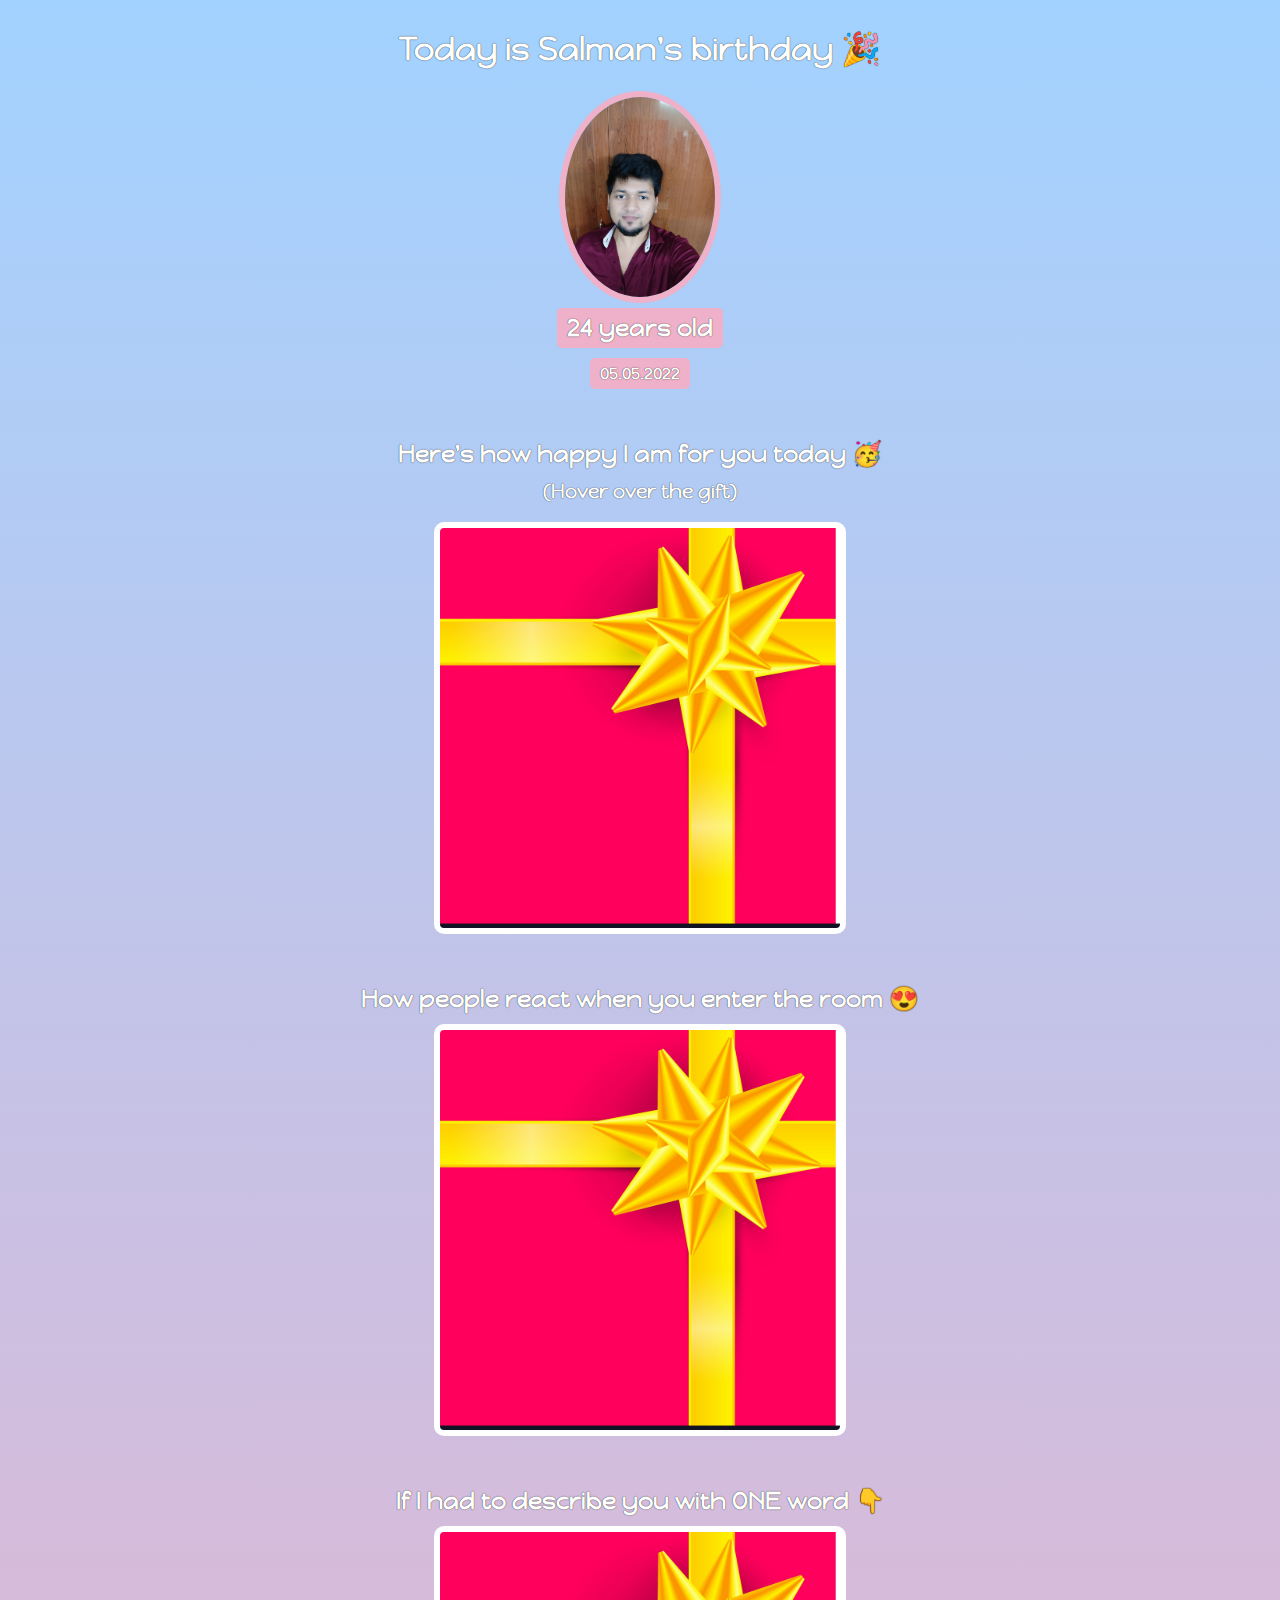
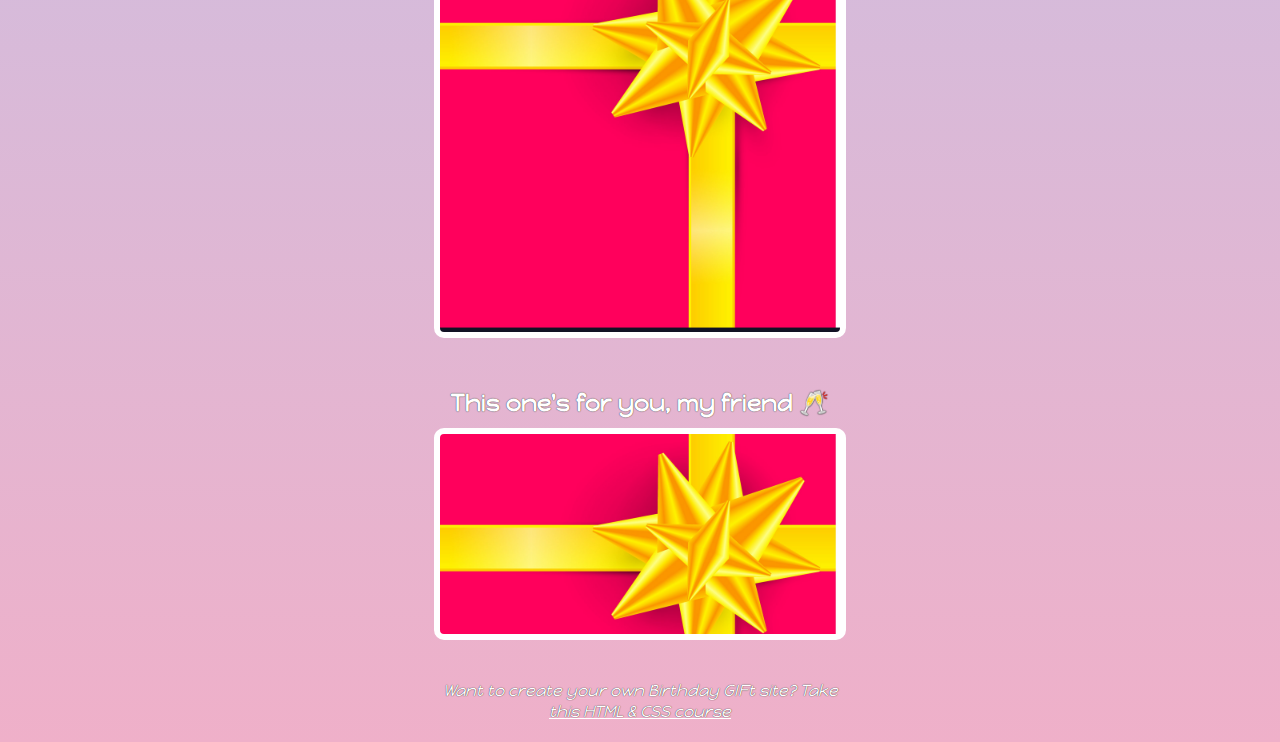
<file: birthday-gift-site/index.html>
<!DOCTYPE html>
<html>
    <head>
        <link rel="preconnect" href="https://fonts.googleapis.com">
        <link rel="preconnect" href="https://fonts.gstatic.com" crossorigin>
        <link href="https://fonts.googleapis.com/css2?family=Happy+Monkey&family=Orbitron:wght@400;800&display=swap" rel="stylesheet">
        <link rel="stylesheet" href="styles.css">
    </head>
    <body>
        <div id="header">
            <h1>Today is Salman's birthday 🎉</h1>
            <img id="main-avatar" src="images/salman.jpg" alt="Avatar">
            <h2 id="bday-age">24 years old</h2>
            <h4 id="bday-date">05.05.2022</h4>
        </div>

        <div class="gift-section">
            <h2 class="gift-title">Here's how happy I am for you today 🥳</h2>
            <h3 class="gift-hint">(Hover over the gift)</h3>
            <div class="gift-img" id="gift-img-happy"></div>
        </div>
        <div class="gift-section">
            <h2 class="gift-title">How people react when you enter the room 😍</h2>
            <div class="gift-img" id="gift-img-hot"></div>
        </div>
        <div class="gift-section">
            <h2 class="gift-title">If I had to describe you with ONE word 👇</h2>
            <div class="gift-img" id="gift-img-genius"></div>
        </div>
        <div class="gift-section">
            <h2 class="gift-title">This one's for you, my friend 🥂</h2>
            <div class="gift-img" id="gift-img-cheers"></div>
        </div>

        <div id="footer">
            <p>Want to create your own Birthday GIFt site? Take 
                <a href="https://scrimba.com/learn/htmlandcss" target="_blank">this HTML & CSS course</a></p>
        </div>
    </body>
</html>
</file>
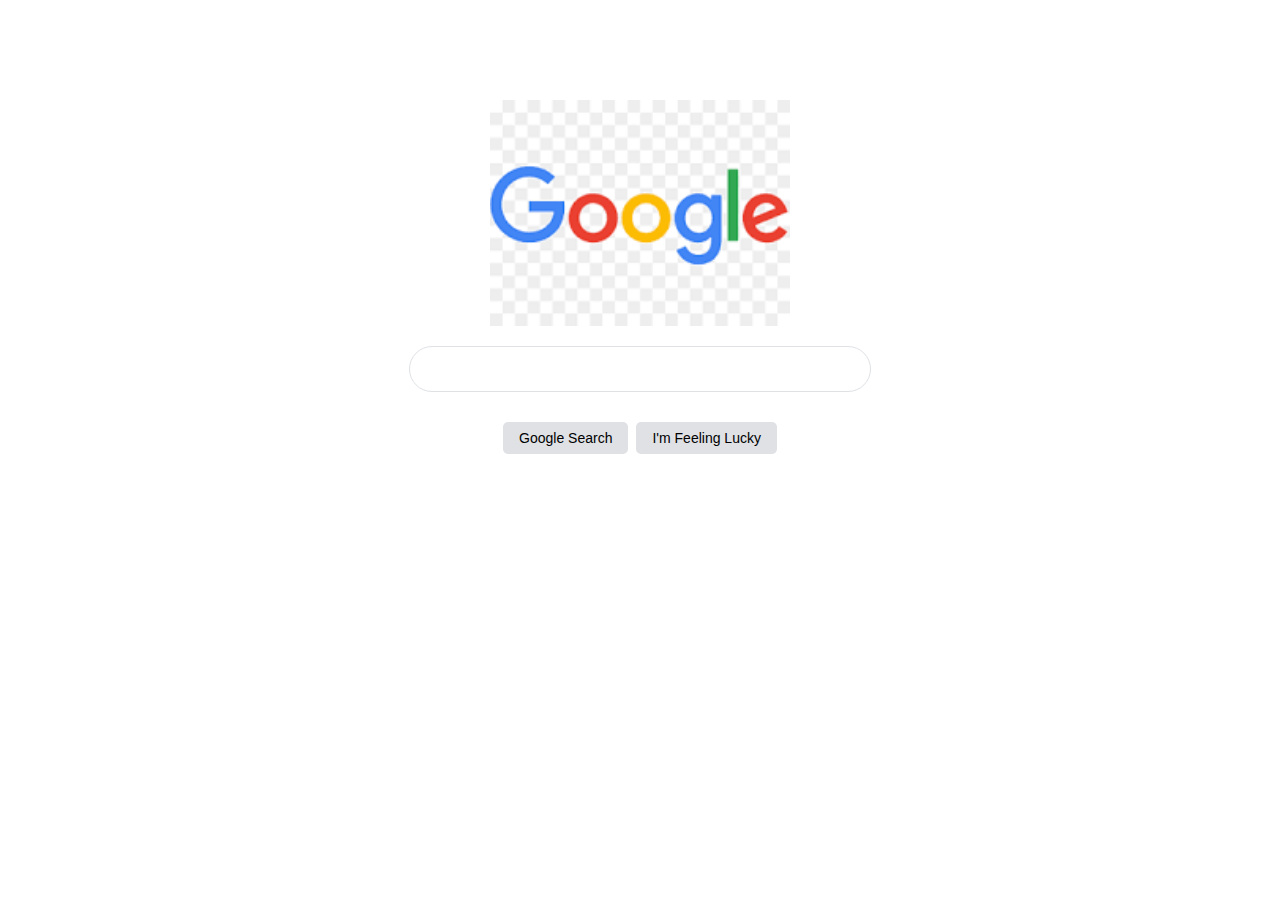
<file: clone-google-home-page/index.html>
<!DOCTYPE html>
<html>
    <head>
        <link rel="stylesheet" href="styles.css">
    </head>
    <body>
        <div class="main">
            <img class="logo-img" src="google.png">
            <input class="search-input" type="text">
            <div class="btn-wrapper">
                <button class="btn">Google Search</button>
                <button class="btn">I'm Feeling Lucky</button>
            </div>
        </div>
    </body>
</html>
</file>
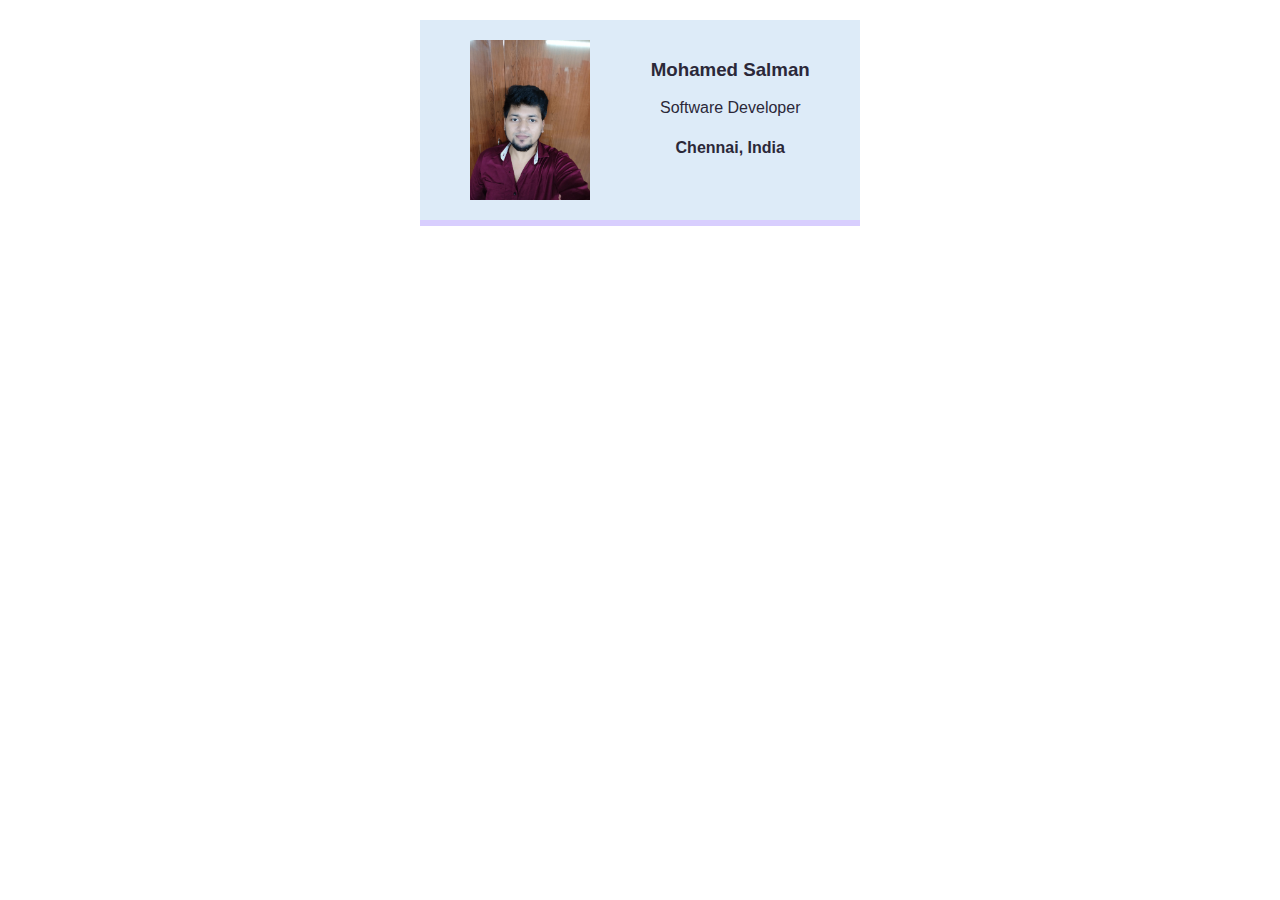
<file: digital-business-card/index.html>
<!DOCTYPE html>
<html>
    <head>
        <link rel="stylesheet" href="styles.css" />
    </head>
    <body>
        <div class="card">
            <img class="avatar" src="images/salman.jpg" alt="Mohamed Salman" />
            <div>
                <h3>Mohamed Salman</h3>
                <p>Software Developer</p>
                <h4>Chennai, India</h4>
            </div>
        </div>
    </body>
</html>
</file>
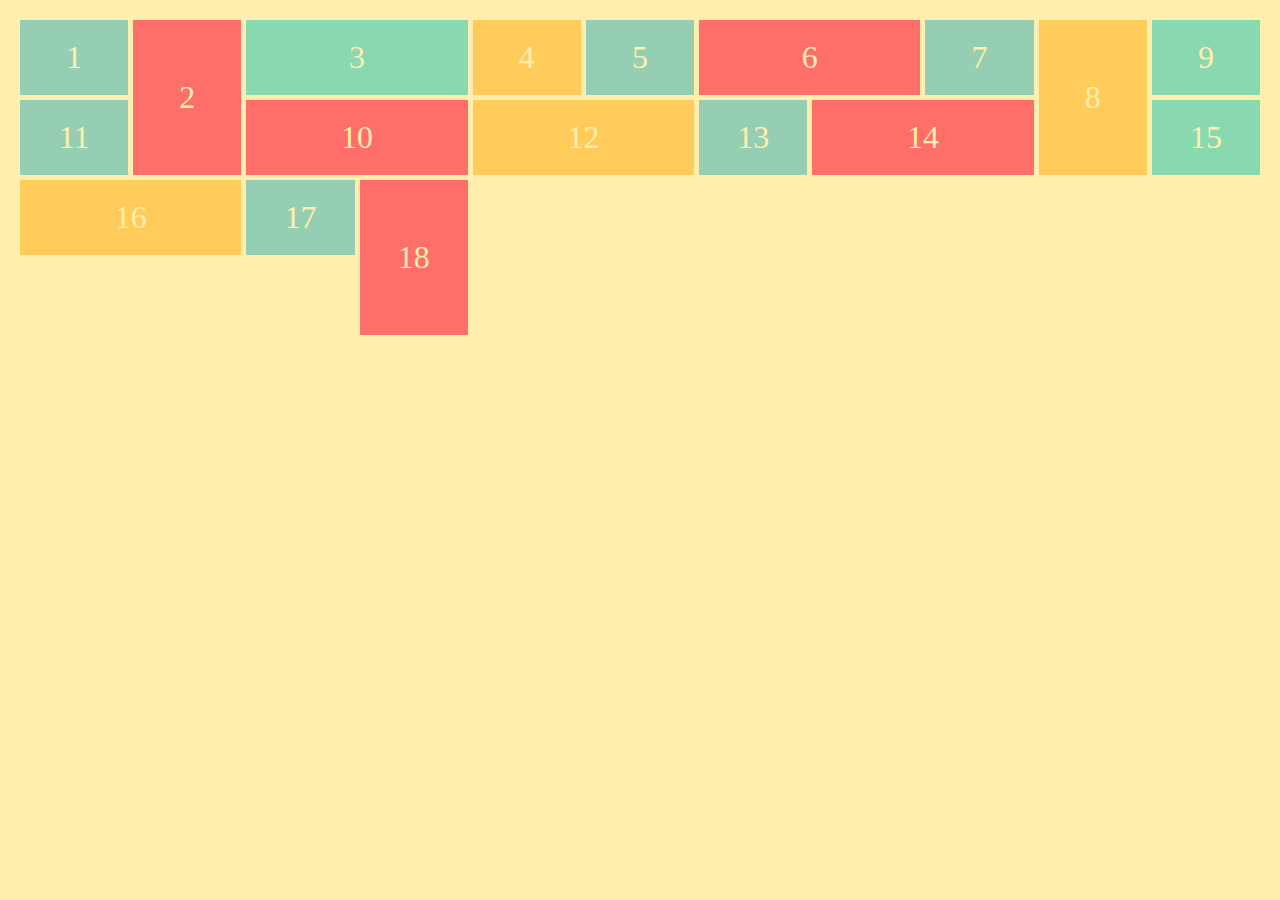
<file: Grid/index.html>
<html>
    <head>
        <link rel="stylesheet" href="index.css">
        <link rel="stylesheet" href="basic.css">
    </head>
    <body>
       <div class="container">
        <div>1</div>
        <div class="vertical">2</div>
        <div class="horizontal">3</div>
        <div>4</div>
        <div>5</div>
        <div class="big">6</div>
        <div>7</div>
        <div class="vertical">8</div>
        <div>9</div>
        <div class="horizontal">10</div>
        <div>11</div>
        <div class="big">12</div>
        <div>13</div>
        <div class="horizontal">14</div>
        <div>15</div>
        <div class="big">16</div>
        <div>17</div>
        <div class="vertical">18</div>
       </div>
    </body>
</html>
</file>
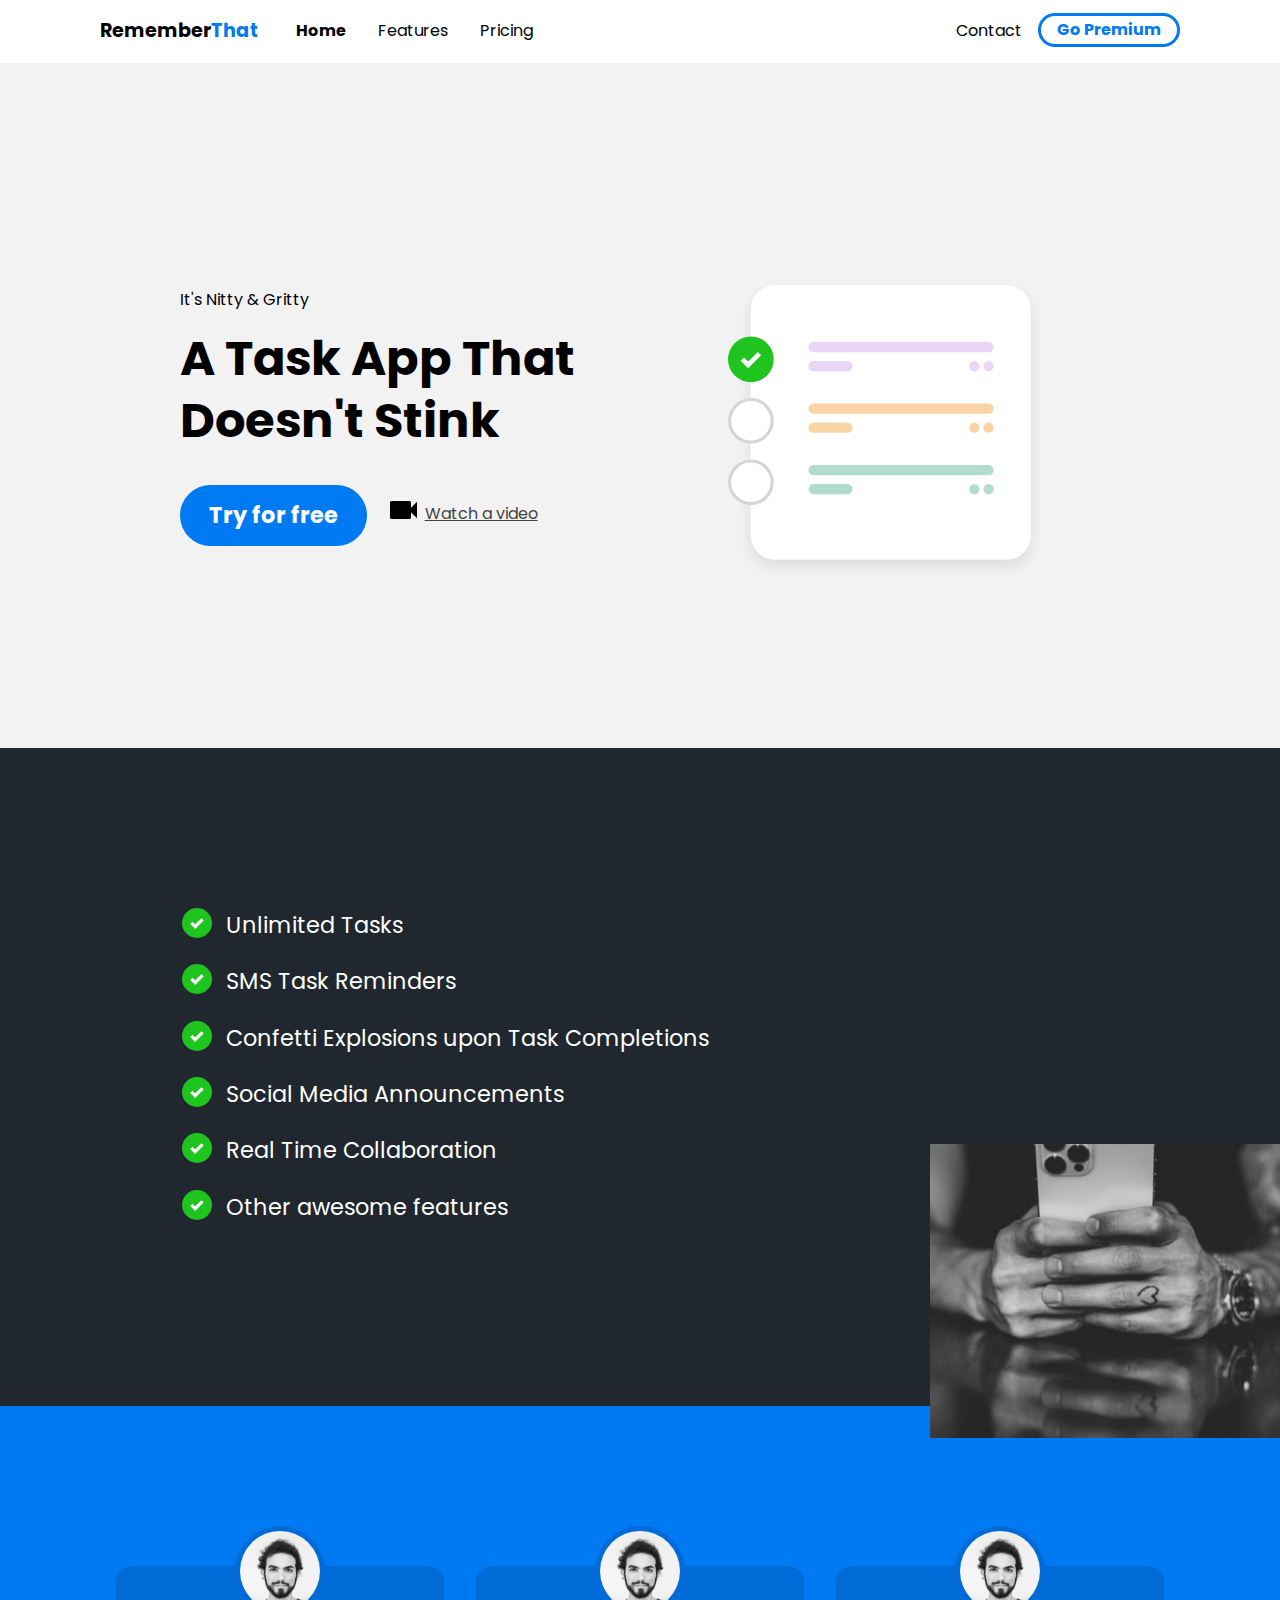
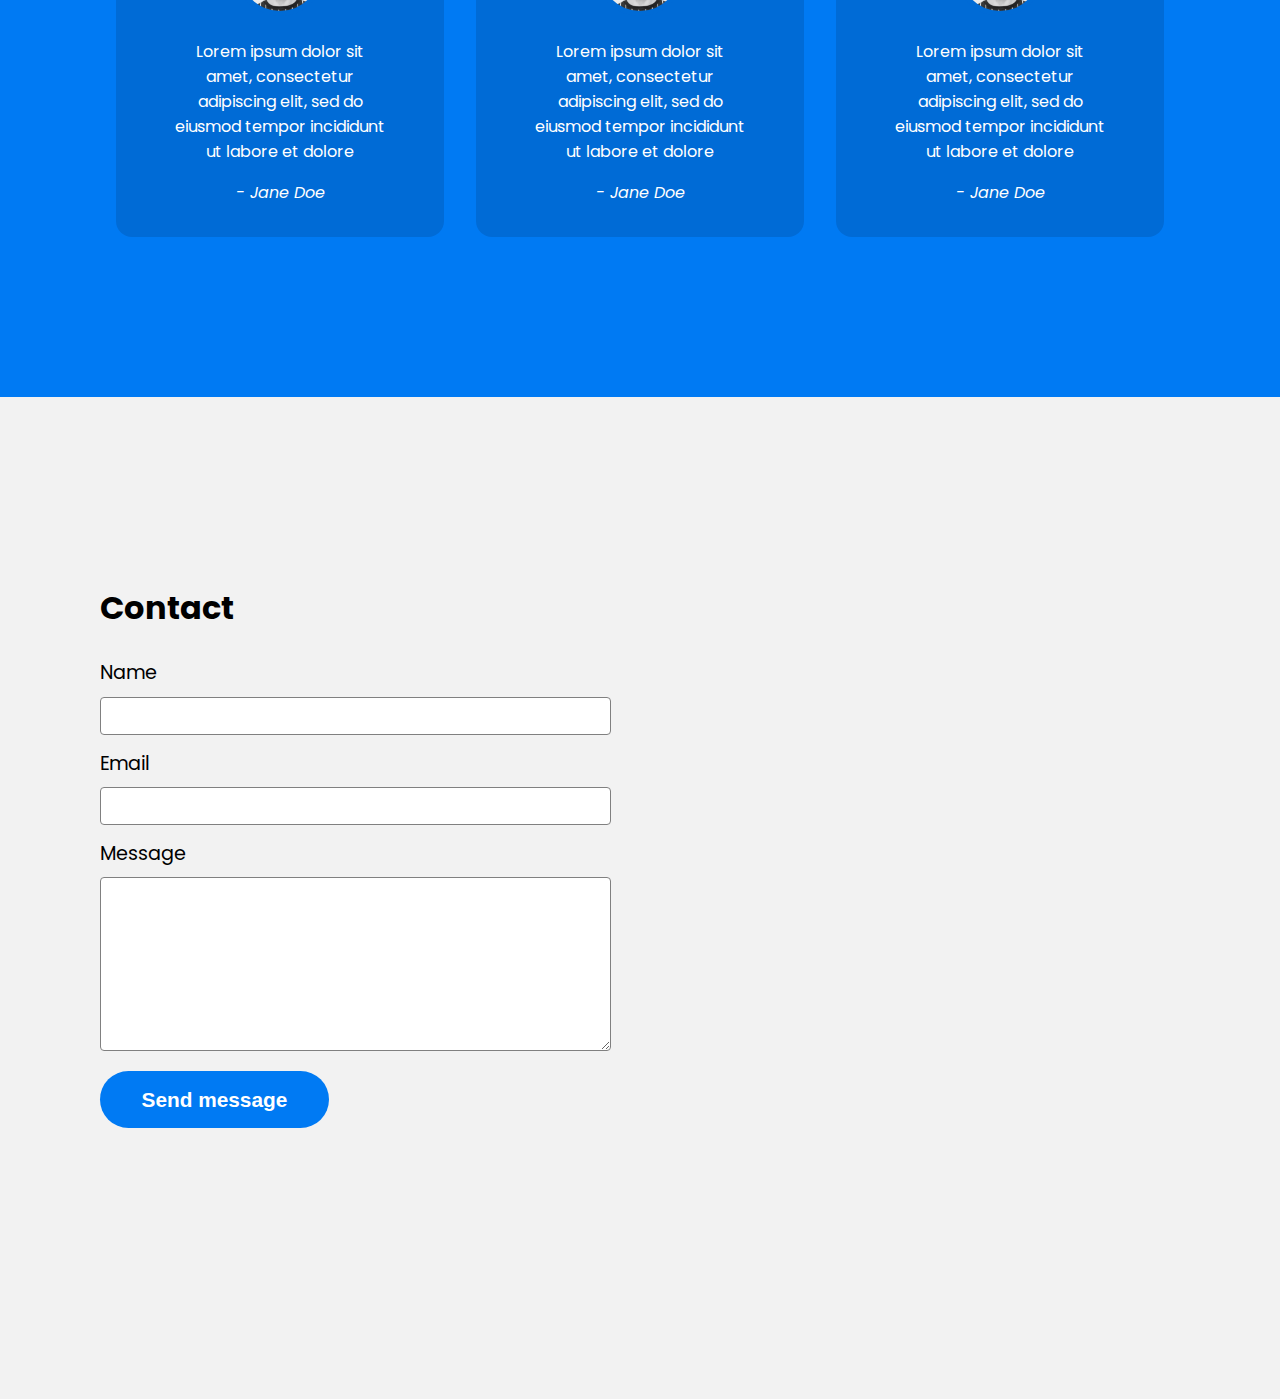
<file: sample-website-01/index.html>
<!DOCTYPE html>
<html lang="en">
<head>
    <meta charset="UTF-8">
    <meta http-equiv="X-UA-Compatible" content="IE=edge">
    <meta name="viewport" content="width=device-width, initial-scale=1.0">
    <title>Document</title>
    <link rel="stylesheet" href="css/main.css">
</head>
<body>
    <!-- Navbar -->
    <div class="navbar">
        <div class="container">
            <a class="logo" href="#">Remember<span>That</span></a>

            <img id="mobile-cta" class="mobile-menu" src="images/menu.svg" alt="Open Navigation">

            <nav>
                <img id="mobile-exit" class="mobile-menu-exit" src="images/exit.svg" alt="Exit Navigation">
                
                <ul class="primary-nav">
                    <li class="current"><a href="#">Home</a></li>
                    <li><a href="#">Features</a></li>
                    <li><a href="#">Pricing</a></li>
                </ul>

                <ul class="secondary-nav">
                    <li><a href="#">Contact</a></li>
                    <li class="go-premium-cta"><a href="#">Go Premium</a></li>
                </ul>
            </nav>
        </div>
    </div>

    <!-- Hero / banner section -->
    <section class="hero">
        <div class="container">
            <div class="left-col">
                <p class="sub-head">It's Nitty &amp; Gritty</p>
                <h1>A Task App That Doesn't Stink</h1>
                <div class="hero-cta">
                    <a href="#" class="primary-cta">Try for free</a>
                    <a href="#" class="watch-video-cta">
                        <img src="images/watch.svg" alt="Watch a video">Watch a video
                    </a>
                </div>
            </div>

            <img src="images/illustration.svg" alt="illustration" class="hero-img">
        </div>
    </section>

    <!-- Feature section -->
    <section class="features-section">
        <div class="container">
            <ul class="features-list">
                <li>Unlimited Tasks</li>
                <li>SMS Task Reminders</li>
                <li>Confetti Explosions upon Task Completions</li>
                <li>Social Media Announcements</li>
                <li>Real Time Collaboration</li>
                <li>Other awesome features</li>
            </ul>

            <img src="images/holding-phone.jpg" alt="Man holding phone">
        </div>
    </section>

    <!-- Testimonials section -->
    <section class="testimonials-section">
        <div class="container">
            <ul>
                <li>
                    <img src="images/person.jpg" alt="Person">
                    <blockquote>Lorem ipsum dolor sit amet, consectetur adipiscing elit, sed do eiusmod tempor incididunt ut labore et dolore</blockquote>
                    <cite>- Jane Doe</cite>
                </li>
                <li>
                    <img src="images/person.jpg" alt="Person">
                    <blockquote>Lorem ipsum dolor sit amet, consectetur adipiscing elit, sed do eiusmod tempor incididunt ut labore et dolore</blockquote>
                    <cite>- Jane Doe</cite>
                </li>
                <li>
                    <img src="images/person.jpg" alt="Person">
                    <blockquote>Lorem ipsum dolor sit amet, consectetur adipiscing elit, sed do eiusmod tempor incididunt ut labore et dolore</blockquote>
                    <cite>- Jane Doe</cite>
                </li>
            </ul>
        </div>
    </section>

    <!-- Contact section -->
    <section class="contact-section">
        <div class="container">
            <div class="contact-left">
                <h2>Contact</h2>
                <form action="">
                    <label for="name">Name</label>
                    <input type="text" id="name" name="name">

                    <label for="email">Email</label>
                    <input type="email" id="email" name="email">

                    <label for="message">Message</label>
                    <textarea name="message" id="message" cols="30" rows="10"></textarea>

                    <input type="submit" class="send-message-cta" value="Send message">
                </form>
            </div>

            <div class="contact-right">
                <iframe src="https://www.google.com/maps/embed?pb=!1m18!1m12!1m3!1d52860.74503377479!2d-118.4495649536468!3d34.10035165541341!2m3!1f0!2f0!3f0!3m2!1i1024!2i768!4f13.1!3m3!1m2!1s0x80c2bc35fbd217ef%3A0xcf1ef9352700d95c!2sBeverly%20Hills%2C%20CA%2090210%2C%20USA!5e0!3m2!1sen!2sin!4v1674402571513!5m2!1sen!2sin" width="600" height="450" style="border:0;" allowfullscreen="" loading="lazy" referrerpolicy="no-referrer-when-downgrade"></iframe>
            </div>
        </div>
    </section>

    <script>
        const mobileBtn = document.getElementById('mobile-cta')
            nav = document.querySelector('nav')
            mobileBtnExit = document.getElementById('mobile-exit');

        mobileBtn.addEventListener('click', () => {
            nav.classList.add('menu-btn')
        })

        mobileBtnExit.addEventListener('click', () => {
            nav.classList.remove('menu-btn')
        })


    </script>

</body>
</html>
</file>
<file: birthday-gift-site/styles.css>
body {
    font-family: 'Happy Monkey', cursive;
    text-align: center; 
    color: #ffffff;
    background: linear-gradient(#a2d2ff, #EFB0c9);
}

#main-avatar {
    border-radius: 50%;
    width: 150px;
    border: 6px solid #EFB0c9;
}

h1, h2, h3, h4, p {
    text-shadow: 0px 0px 1px black;
}

#bday-age{
    background-color: #EFB0c9;
    padding: 5px 10px;
    border-radius: 5px;
    margin: 5px 0 10px 0;
}

#bday-date{
    margin: 0;
    background-color: #EFB0c9;
    padding: 5px 10px;
    border-radius: 5px;
}

#header {
    display: flex;
    flex-direction: column;
    align-items: center;
}

.gift-section {
    margin-top: 50px;
}

.gift-title {
    margin-bottom: 10px;
}

.gift-hint {
    margin-top: 0;
}

.gift-img {
    width: 400px;
    border: 6px solid white;
    border-radius: 10px;
    height: 400px;
    background-image: url("images/gift-cover.jpg");
    background-size: cover;
    margin: 0 auto;
}

#gift-img-happy:hover {
    background-image: url("images/happy.webp");
}

#gift-img-hot:hover {
    background-image: url("images/hot.webp");
}

#gift-img-genius:hover {
    background-image: url("images/genius.webp");
}

#gift-img-cheers {
    height: 200px
}

#gift-img-cheers:hover {
    background-image: url("images/cheers.webp");
}

#footer {
    font-style: italic;
    width: 400px;
    margin: 40px auto 20px;
}

a {
    color: white;
}
</file>
<file: clone-google-home-page/styles.css>
.main {
    margin-top: 100px;
}

.logo-img {
    display: block;
    width: 300px;
    margin-bottom: 20px;
    margin-left: auto;
    margin-right: auto;
}

.search-input {
    display: block;
    width: 400px;
    margin-left: auto;
    margin-right: auto;
    line-height: 24px;
    border: 1px solid #dfe1e5;
    border-radius: 24px;
    padding: 10px 30px 10px 30px;
}

.btn-wrapper {
    display: flex;
    justify-content: center;
}

.btn {
    margin-top: 30px;
    background-color: #dfe1e5;
    border: none;
    border-radius: 5px;
    padding: 8px 16px 8px 16px;
    font-size: 14px;
    margin-left: 4px;
    margin-right: 4px;
}
</file>
<file: digital-business-card/styles.css>
body {
    margin: 20px;
    font-family: Verdana, Geneva, Tahoma, sans-serif;
}

.card {
    width: 400px;
    margin: 0px auto;
    padding: 20px;
    display: flex;
    justify-content: space-around;
    text-align: center;

    background: #ddebf8;
    color: #2b2839;
    border-bottom: 6px solid #d8cefe;
}

.avatar {
    width: 120px;
}
</file>
<file: Grid/index.css>
.container {
    display: grid;
    grid-gap: 5px;
    grid-template-columns: repeat(auto-fit, minmax(100px, 1fr));
    grid-auto-rows: 75px;
    grid-auto-flow: dense;
}

.horizontal {
    grid-column: auto / span 2;
}

.vertical {
    grid-row: auto / span 2;
}

.big {
    grid-column: auto / span 2;
    grid-column: auto / span 2;
}
</file>
<file: Grid/basic.css>
.container > div {
    display: flex;
    justify-content: center;
    align-items: center;
    font-size: 2em;
    color: #ffeead;
}

html, body {
  background-color: #ffeead;
  margin: 10px;
}

.container > div:nth-child(1n) {
  background-color: #96ceb4;	
}

.container > div:nth-child(3n) {
  background-color: #88d8b0;
}

.container > div:nth-child(2n) {
      background-color: #ff6f69;
}

.container > div:nth-child(4n) {
      background-color: #ffcc5c;
}
</file>
<file: sample-website-01/css/main.css>
@import url("https://fonts.googleapis.com/css2?family=Poppins:wght@400;700&display=swap");
:root {
  --primary-color: #007AF3;
}

body {
  background: #F2F2F2;
  margin: 0;
  font-family: "Poppins";
}

.navbar {
  background: white;
  padding: 1em;
}
.navbar .logo {
  text-decoration: none;
  font-weight: bold;
  color: black;
  font-size: 1.2em;
}
.navbar .logo span {
  color: var(--primary-color);
}
.navbar nav {
  display: none;
}
.navbar .container {
  display: flex;
  place-content: space-between;
}
.navbar .mobile-menu {
  cursor: pointer;
}

a {
  color: #444444;
}

ul {
  list-style-type: none;
  margin: 0;
  padding: 0;
}

section {
  padding: 5em 2em;
}

.hero {
  text-align: center;
}

.left-col .subhead {
  text-transform: uppercase;
  font-weight: bold;
  color: gray;
  letter-spacing: 0.3em;
}
.left-col h1 {
  font-size: 2.5em;
  line-height: 1.3em;
  margin-top: 0.2em;
}
.left-col .primary-cta {
  background: var(--primary-color);
  color: white;
  text-decoration: none;
  padding: 0.6em 1.3em;
  font-size: 1.4em;
  border-radius: 5em;
  font-weight: bold;
  display: inline-block;
}
.left-col .watch-video-cta {
  display: block;
  margin-top: 1em;
}
.left-col .watch-video-cta img {
  margin-right: 0.5em;
}

.hero-img {
  width: 70%;
  margin-top: 3em;
}

section.features-section {
  background: #20272E;
  color: white;
}

ul.features-list {
  margin: 0;
  padding-left: 0.1em;
  display: grid;
  grid-template-columns: repeat(auto-fit, minmax(19rem, 1fr));
}
ul.features-list li {
  font-size: 1.1em;
  margin-bottom: 1em;
  margin-left: 2em;
  position: relative;
}
ul.features-list li:before {
  content: "";
  left: -2em;
  position: absolute;
  width: 20px;
  height: 20px;
  background-image: url("../images/bullet.svg");
  background-size: contain;
  margin-right: 0.5em;
}

.features-section img {
  display: none;
}

.testimonials-section {
  background: var(--primary-color);
  color: white;
}
.testimonials-section li {
  background: #006BD6;
  text-align: center;
  padding: 2em 1em;
  width: 80%;
  margin: 0 auto 5em auto;
  border-radius: 1em;
}
.testimonials-section li img {
  width: 5em;
  height: 5em;
  border: 5px solid #006BD6;
  border-radius: 50%;
  margin-top: -4.5em;
}

h2 {
  font-size: 2em;
}

label {
  display: block;
  font-size: 1.2em;
  margin-bottom: 0.5em;
}

input, textarea {
  width: 100%;
  padding: 0.8em;
  margin-bottom: 1em;
  border-radius: 0.3em;
  border: 1px solid gray;
  box-sizing: border-box;
}

input[type=submit] {
  background-color: var(--primary-color);
  color: white;
  font-weight: bold;
  font-size: 1.3em;
  border: none;
  margin-bottom: 5em;
  border-radius: 5em;
  display: inline-block;
  padding: 0.8em 2em;
  width: unset;
  cursor: pointer;
}

iframe {
  width: 100%;
  height: 300px;
}

nav.menu-btn {
  display: block;
}

nav {
  position: fixed;
  z-index: 999;
  width: 66%;
  right: 0;
  top: 0;
  background: #20272E;
  height: 100vh;
  padding: 1em;
}
nav ul.primary-nav {
  margin-top: 5em;
}
nav li a {
  color: white;
  text-decoration: none;
  display: block;
  padding: 0.5em;
  font-size: 1.3em;
  text-align: right;
}
nav li a:hover {
  font-weight: bold;
}

.mobile-menu-exit {
  float: right;
  margin: 0.5em;
  cursor: pointer;
}

@media only screen and (min-width: 768px) {
  .mobile-menu, .mobile-menu-exit {
    display: none;
  }
  .navbar .container {
    display: grid;
    grid-template-columns: 180px auto;
    justify-content: unset;
  }
  .navbar nav {
    display: flex;
    justify-content: space-between;
    background: none;
    position: unset;
    height: auto;
    width: 100%;
    padding: 0;
  }
  .navbar nav ul {
    display: flex;
  }
  .navbar nav a {
    color: black;
    font-size: 1em;
    padding: 0.1em 1em;
  }
  .navbar nav ul.primary-nav {
    margin: 0;
  }
  .navbar nav li.current a {
    font-weight: bold;
  }
  .navbar nav li.go-premium-cta a {
    color: var(--primary-color);
    border: 3px solid var(--primary-color);
    font-weight: bold;
    border-radius: 5em;
    margin-top: -0.2em;
  }
  .navbar nav li.go-premium-cta a:hover {
    background: var(--primary-color);
    color: white;
  }
}
@media only screen and (min-width: 1080px) {
  .container {
    width: 1080px;
    margin: 0 auto;
  }
  section {
    padding: 10em 4em;
  }
  .hero .container {
    display: flex;
    justify-content: space-between;
    text-align: left;
  }
  .hero .container .left-col {
    margin: 3em 3em 0 5em;
  }
  .hero .container .left-col h1 {
    font-size: 3em;
    width: 90%;
  }
  .hero-img {
    width: 30%;
    margin-right: 8em;
  }
  .hero-cta {
    display: flex;
  }
  .primary-cta {
    margin-right: 1em;
  }
  ul.features-list {
    display: block;
    margin-left: 5em;
  }
  ul.features-list li {
    font-size: 1.4em;
  }
  ul.features-list li:before {
    width: 30px;
    height: 30px;
  }
  .features-section {
    position: relative;
  }
  .features-section img {
    display: block;
    position: absolute;
    right: 0;
    width: 350px;
    bottom: -2em;
  }
  .testimonials-section ul {
    display: flex;
  }
  .testimonials-section ul li {
    margin: 0 1em;
  }
  .contact-section {
    position: relative;
  }
  .contact-section .container {
    display: flex;
  }
  .contact-right {
    position: absolute;
    right: 0;
    top: 0;
    width: 45%;
    height: 100%;
  }
  .contact-right iframe {
    height: 100%;
  }
}
@media only screen and (min-width: 1450px) {
  .features-section:before {
    content: "";
    position: absolute;
    width: 10%;
    height: 20em;
    background: var(--primary-color);
    left: 0;
    top: -4em;
  }
  .features-section:after {
    content: "";
    position: absolute;
    width: 200px;
    height: 20em;
    background: url("../images/dots.svg") no-repeat;
    left: 4.5em;
    top: 2em;
  }
}/*# sourceMappingURL=main.css.map */
</file>
